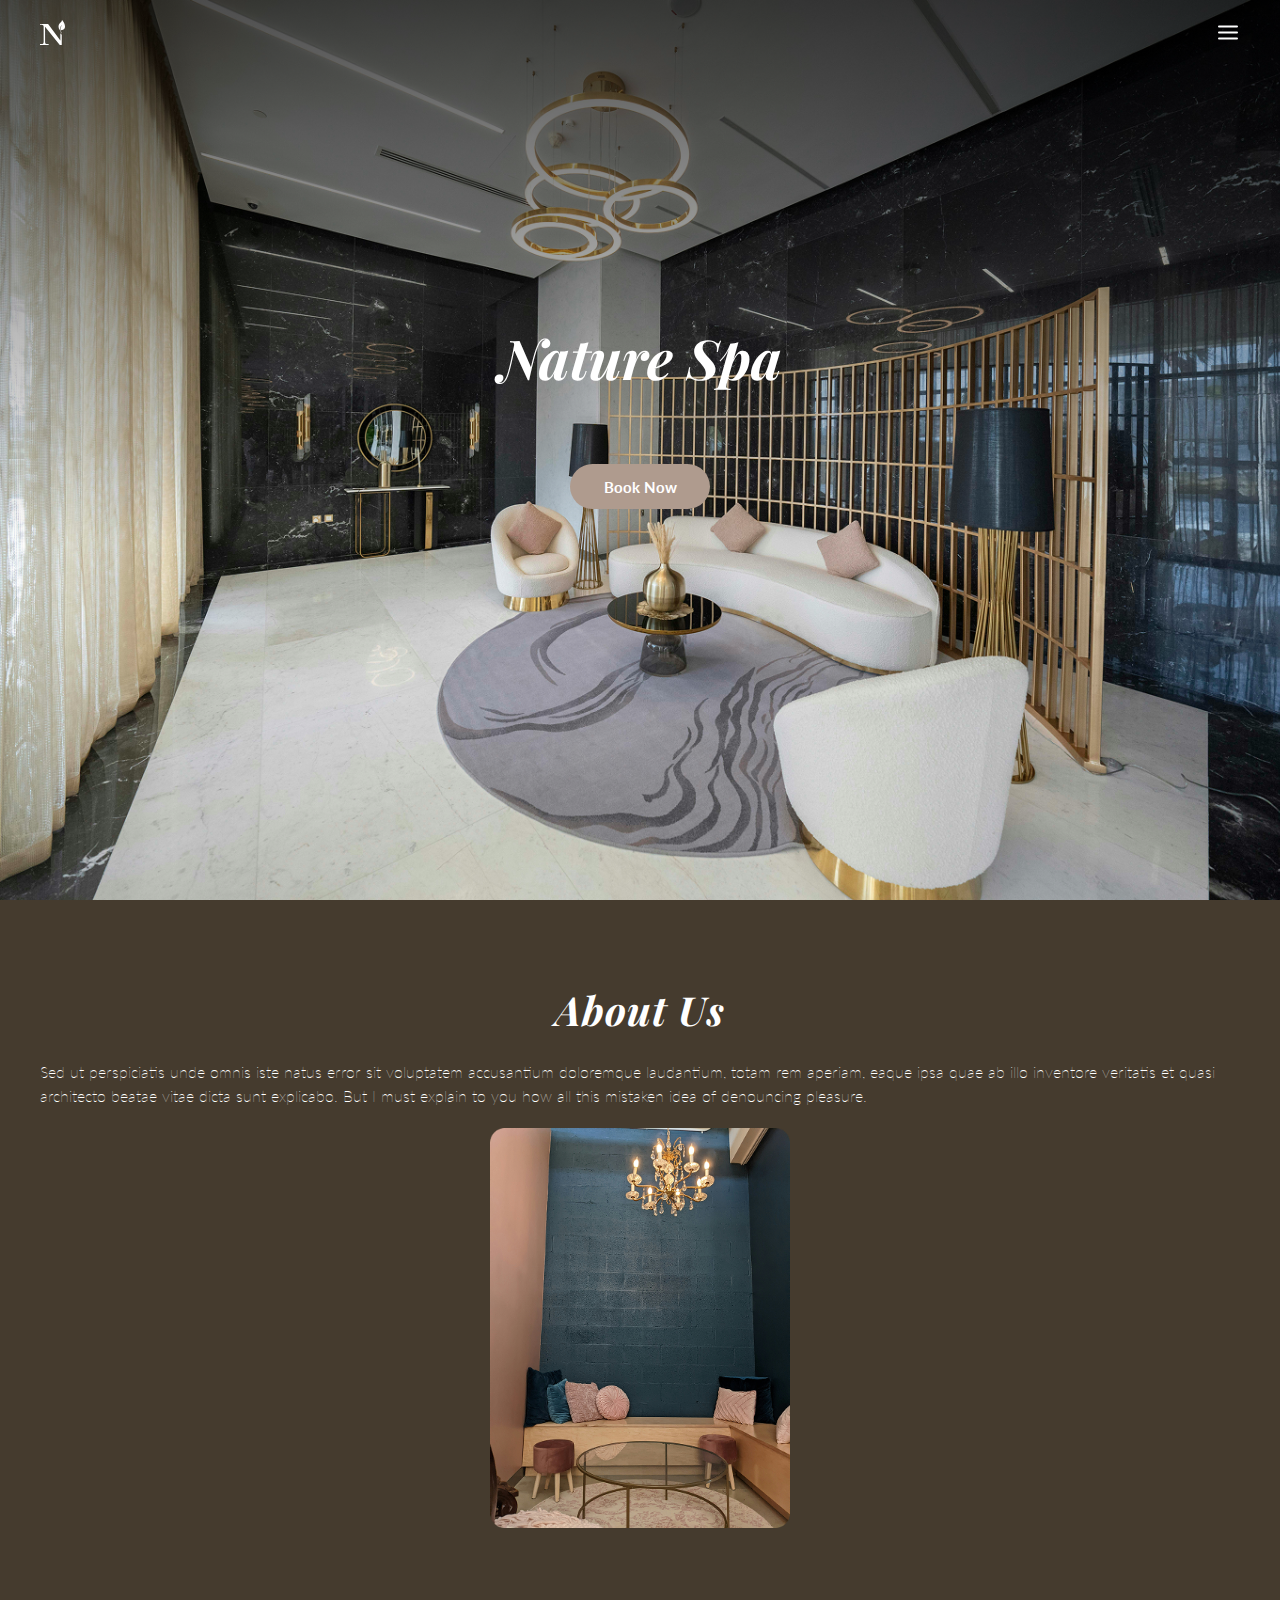
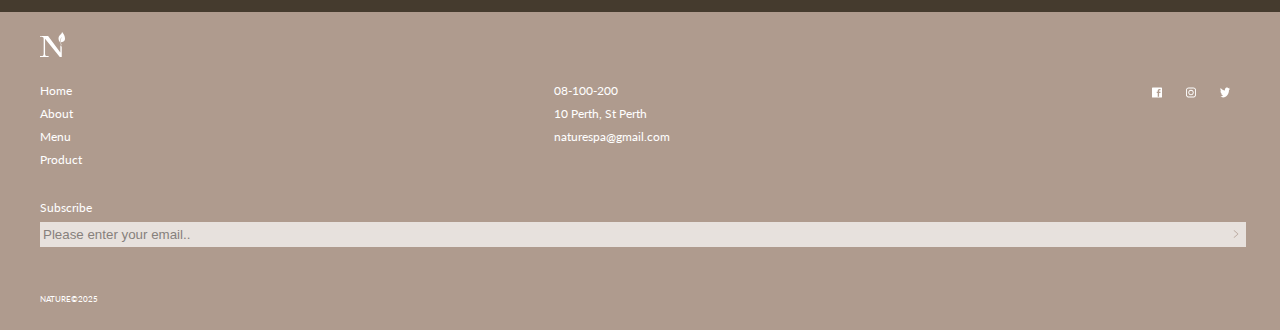
<file: about.html>
<!DOCTYPE html>
<html lang="en">
  <head>
    <meta charset="UTF-8" />
    <meta name="viewport" content="width=device-width, initial-scale=1.0" />
    <link rel="stylesheet" href="src/style.css" />
    <link rel="preconnect" href="https://fonts.googleapis.com" />
    <link rel="preconnect" href="https://fonts.gstatic.com" crossorigin />
    <link
      href="https://fonts.googleapis.com/css2?family=Playfair+Display:ital,wght@0,400..900;1,400..900&display=swap"
      rel="stylesheet"
    />
    <link rel="preconnect" href="https://fonts.googleapis.com" />
    <link rel="preconnect" href="https://fonts.gstatic.com" crossorigin />
    <link
      href="https://fonts.googleapis.com/css2?family=Lato:ital,wght@0,100;0,300;0,400;0,700;0,900;1,100;1,300;1,400;1,700;1,900&display=swap"
      rel="stylesheet"
    />
    <title>About</title>
  </head>
  <body>
    <header>
      <div class="container">
        <div class="navbar">
          <img src="images/logo.svg" class="logo" />
          <img
            src="images/menu.svg"
            class="hamburger"
            id="open-page"
            alt="menu"
          />
        </div>
      </div>
    </header>

    <section class="menu-body" id="new-page">
      <div class="cross-container">
        <img src="images/cross.svg" class="cross" id="close-page" alt="close" />
      </div>

      <div class="menu-content">
        <button>Home</button>
        <button>About</button>
        <button>Menu</button>
        <button>Product</button>
      </div>
    </section>

    <div class="hero">
      <div class="img-overlay"></div>
      <img
        src="images/about-main-bg.png"
        class="about-main-bg"
        alt="about-bg"
      />
      <div class="content">
        <h1>Nature Spa</h1>
        <button>Book Now</button>
      </div>
    </div>

    <section>
      <div class="container">
        <div class="about-us">
          <h2>About Us</h2>
          <p>
            Sed ut perspiciatis unde omnis iste natus error sit voluptatem
            accusantium doloremque laudantium, totam rem aperiam, eaque ipsa
            quae ab illo inventore veritatis et quasi architecto beatae vitae
            dicta sunt explicabo. But I must explain to you how all this
            mistaken idea of denouncing pleasure.
          </p>
          <img src="images/about-us.png" class="about-us-img" />
        </div>
      </div>
    </section>

    <footer>
      <div class="container">
        <img src="images/logo.svg" class="footer-logo" />
        <div class="footer-information">
          <div>
            <p>Home</p>
            <p>About</p>
            <p>Menu</p>
            <p>Product</p>
          </div>

          <div>
            <p>08-100-200</p>
            <p>10 Perth, St Perth</p>
            <p>naturespa@gmail.com</p>
          </div>

          <div class="icons">
            <a href="https://www.facebook.com"
              ><img src="images/facebook.svg" class="icon"
            /></a>
            <a href="https://www.instagram.com"
              ><img src="images/instagram.svg" class="icon"
            /></a>
            <a href="https://x.com"><img src="images/x.svg" class="icon" /></a>
          </div>
        </div>
        <div class="subscribe-email">
          <div class="subscribe">
            <p>Subscribe</p>

            <form class="email-input">
              <input
                type="email"
                placeholder="Please enter your email.."
                class="email"
                id="email-input"
                required
              />
              <button>
                <img src="images/arrow.svg" class="arrow" id="arrow" />
              </button>
            </form>
          </div>
        </div>

        <p class="copyright">NATURE©2025</p>
      </div>
    </footer>
    <script src="src/index.js" defer></script>
  </body>
</html>
</file>
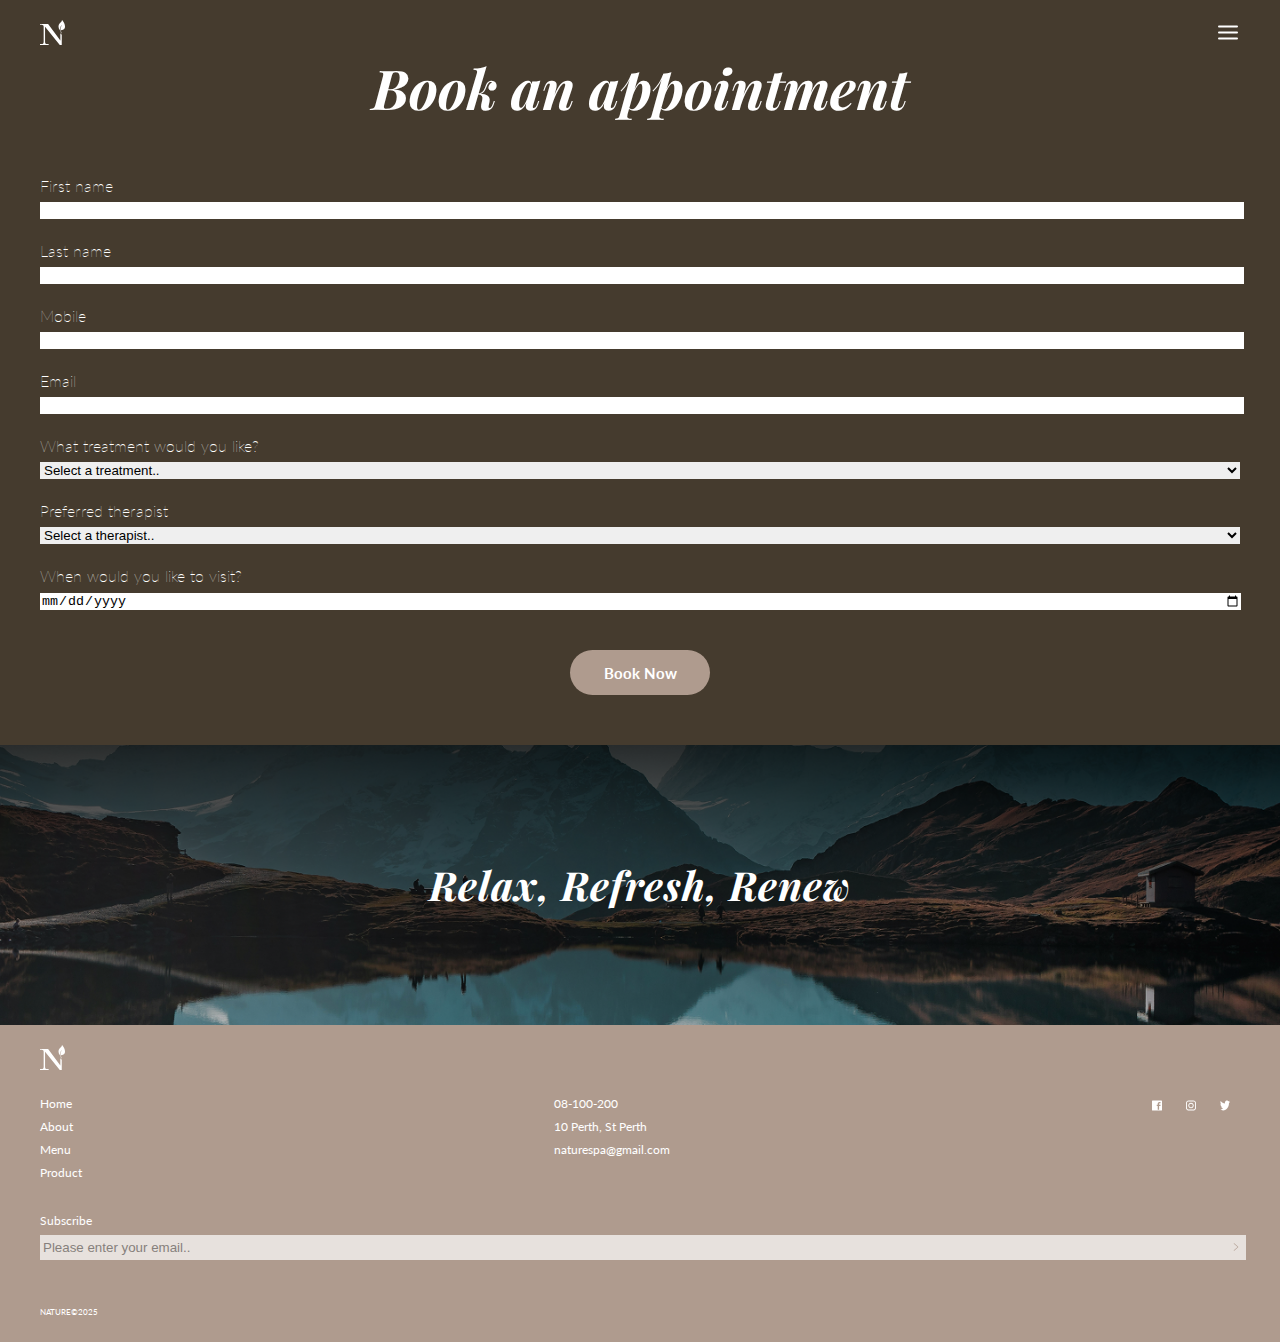
<file: booking.html>
<!DOCTYPE html>
<html lang="en">
  <head>
    <meta charset="UTF-8" />
    <meta name="viewport" content="width=device-width, initial-scale=1.0" />
    <link rel="stylesheet" href="src/style.css" />
    <link rel="preconnect" href="https://fonts.googleapis.com" />
    <link rel="preconnect" href="https://fonts.gstatic.com" crossorigin />
    <link
      href="https://fonts.googleapis.com/css2?family=Playfair+Display:ital,wght@0,400..900;1,400..900&display=swap"
      rel="stylesheet"
    />
    <link rel="preconnect" href="https://fonts.googleapis.com" />
    <link rel="preconnect" href="https://fonts.gstatic.com" crossorigin />
    <link
      href="https://fonts.googleapis.com/css2?family=Lato:ital,wght@0,100;0,300;0,400;0,700;0,900;1,100;1,300;1,400;1,700;1,900&display=swap"
      rel="stylesheet"
    />
    <title>Booking</title>
  </head>
  <body>
    <header>
      <div class="container">
        <div class="navbar">
          <img src="images/logo.svg" class="logo" />
          <img
            src="images/menu.svg"
            class="hamburger"
            id="open-page"
            alt="menu"
          />
        </div>
      </div>
    </header>

    <section class="menu-body" id="new-page">
      <div class="cross-container">
        <img src="images/cross.svg" class="cross" id="close-page" alt="close" />
      </div>

      <div class="menu-content">
        <button>Home</button>
        <button>About</button>
        <button>Menu</button>
        <button>Product</button>
      </div>
    </section>

    <section>
      <div class="container">
        <div class="content-menu">
          <h1>Book an appointment</h1>
          <form class="booking-form">
            <div class="information">
              <p>First name</p>
              <input type="text" class="information-input" />
            </div>
            <div class="information">
              <p>Last name</p>
              <input type="text" class="information-input" />
            </div>
            <div class="information">
              <p>Mobile</p>
              <input type="tel" class="information-input" />
            </div>
            <div class="information">
              <p>Email</p>
              <input type="email" class="information-input" />
            </div>
            <div class="information">
              <p>What treatment would you like?</p>

              <select class="information-input">
                <option value="">Select a treatment..</option>
                <option value="relaxation">
                  Full Body Relaxation Massage - 60min ($140)
                </option>
                <option value="deep">
                  Full Body Deep Tissue Massage - 60min ($140)
                </option>
                <option value="pregnancy">
                  Full Body Pregnancy Massage - 75min ($170)
                </option>
                <option value="lymphatic">
                  Lymphatic Drainage Massage - 60min ($180)
                </option>
                <option value="Scrub">Body Scrub - 60min ($120)</option>
                <option value="Detox">
                  Body Detox and Wrap - 120min ($280)
                </option>
                <option value="Mask">Full Body Mask- 150min ($320)</option>
                <option value="Head-toe">
                  Head to Toe Massage- 120min ($210)
                </option>

                <option value="Calm">Calm Facial- 60min ($210)</option>
                <option value="Rejuvinate">
                  Rejuvinate Facial - 60min ($210)
                </option>
                <option value="Refresh">Refresh Facial- 60min ($210)</option>
                <option value="LED">LED Light Therapy - 30min ($120)</option>
                <option value="F-scrub">Facial Scrub- 30min ($120)</option>
                <option value="F-mask">
                  Facial Scrub and Mask- 60min ($320)
                </option>
                <option value="Microdermabrasion">
                  Hydro Microdermabrasion Facial - 60min ($210)
                </option>
                <option value="Peeling">Facial Peeling- 60min ($240)</option>
              </select>
            </div>

            <div class="information">
              <p>Preferred therapist</p>
              <select class="information-input">
                <option value="">Select a therapist..</option>
                <option value="any">Any therapist</option>
                <option value="sarah">Sarah</option>
                <option value="michael">Amy</option>
                <option value="michael">Chloe</option>
                <option value="michael">Michael</option>
                <option value="emma">Emma</option>
              </select>
            </div>

            <div class="information">
              <p>When would you like to visit?</p>
              <div class="information-form">
                <input
                  type="date"
                  class="information-input"
                  placeholder="Select a date.."
                />
              </div>
            </div>

            <button type="submit" class="booking-button">Book Now</button>
          </form>
        </div>
      </div>
    </section>

    <section class="enjoy">
      <div class="container">
        <img src="images/relax-refresh-renew.png" id="enjoy-bg" />
        <div class="rrr-overlay"></div>
        <h2 class="rrr-content">Relax, Refresh, Renew</h2>
      </div>
    </section>

    <footer>
      <div class="container">
        <img src="images/logo.svg" class="footer-logo" />
        <div class="footer-information">
          <div>
            <p>Home</p>
            <p>About</p>
            <p>Menu</p>
            <p>Product</p>
          </div>

          <div>
            <p>08-100-200</p>
            <p>10 Perth, St Perth</p>
            <p>naturespa@gmail.com</p>
          </div>

          <div class="icons">
            <a href="https://www.facebook.com"
              ><img src="images/facebook.svg" class="icon"
            /></a>
            <a href="https://www.instagram.com"
              ><img src="images/instagram.svg" class="icon"
            /></a>
            <a href="https://x.com"><img src="images/x.svg" class="icon" /></a>
          </div>
        </div>
        <div class="subscribe-email">
          <div class="subscribe">
            <p>Subscribe</p>

            <form class="email-input">
              <input
                type="email"
                placeholder="Please enter your email.."
                class="email"
                id="email-input"
                required
              />
              <button>
                <img src="images/arrow.svg" class="arrow" id="arrow" />
              </button>
            </form>
          </div>
        </div>

        <p class="copyright">NATURE©2025</p>
      </div>
    </footer>
    <script src="src/index.js" defer></script>
  </body>
</html>
</file>
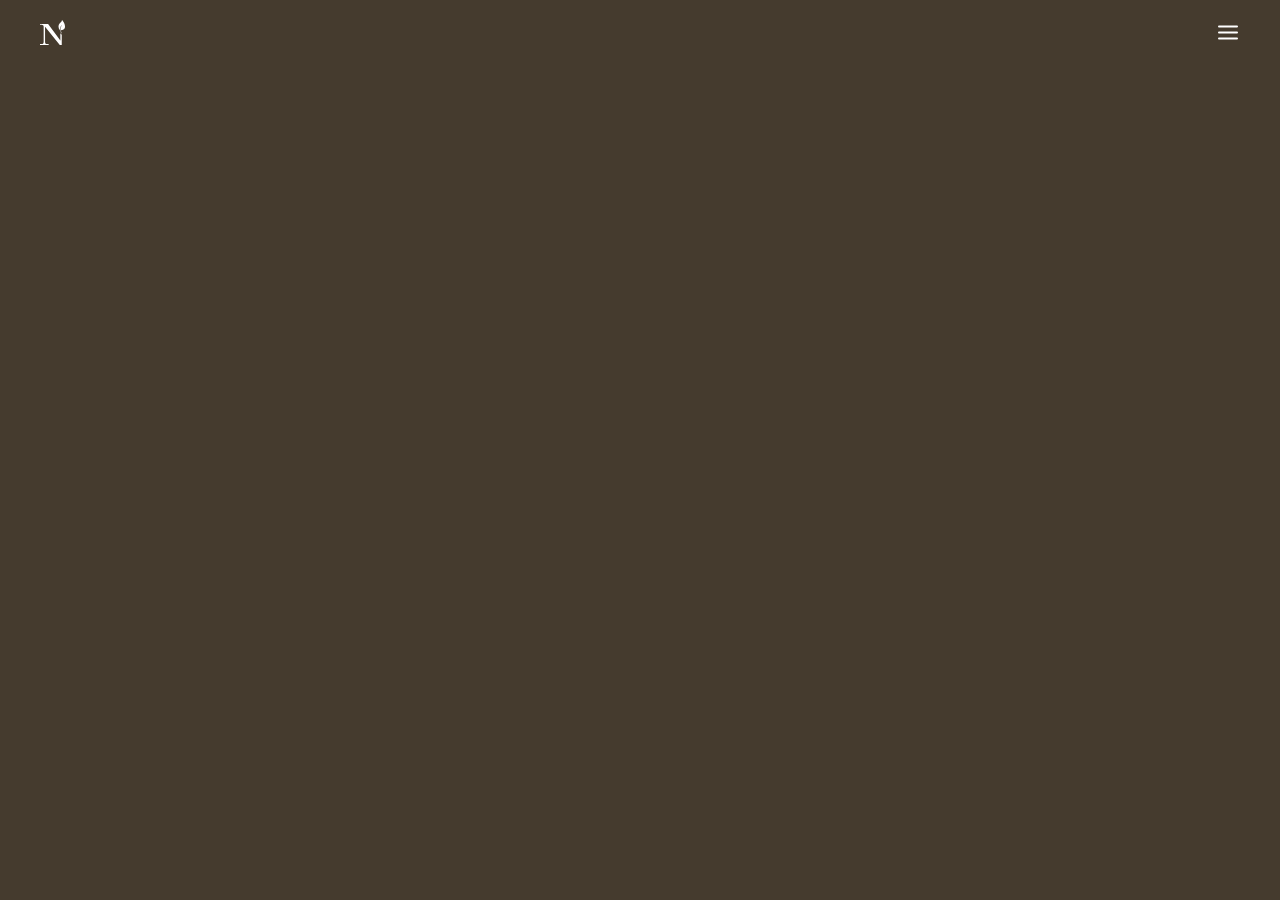
<file: header.html>
<!DOCTYPE html>
<html lang="en">
  <head>
    <meta charset="UTF-8" />
    <meta name="viewport" content="width=device-width, initial-scale=1.0" />
    <link rel="stylesheet" href="src/style.css" />
    <link rel="preconnect" href="https://fonts.googleapis.com" />
    <link rel="preconnect" href="https://fonts.gstatic.com" crossorigin />
    <link
      href="https://fonts.googleapis.com/css2?family=Playfair+Display:ital,wght@0,400..900;1,400..900&display=swap"
      rel="stylesheet"
    />
    <link rel="preconnect" href="https://fonts.googleapis.com" />
    <link rel="preconnect" href="https://fonts.gstatic.com" crossorigin />
    <link
      href="https://fonts.googleapis.com/css2?family=Lato:ital,wght@0,100;0,300;0,400;0,700;0,900;1,100;1,300;1,400;1,700;1,900&display=swap"
      rel="stylesheet"
    />
    <title>Header</title>
  </head>
  <body>
    <header>
      <div class="container">
        <div class="navbar">
          <img src="images/logo.svg" class="logo" />
          <img
            src="images/menu.svg"
            class="hamburger"
            id="open-page"
            alt="menu"
          />
        </div>
      </div>
    </header>

    <section class="menu-body" id="new-page">
      <div class="cross-container">
        <img src="images/cross.svg" class="cross" id="close-page" alt="close" />
      </div>

      <div class="menu-content">
        <button>Home</button>
        <button>About</button>
        <button>Menu</button>
        <button>Product</button>
      </div>
    </section>

    <script src="src/index.js" defer></script>
  </body>
</html>
</file>
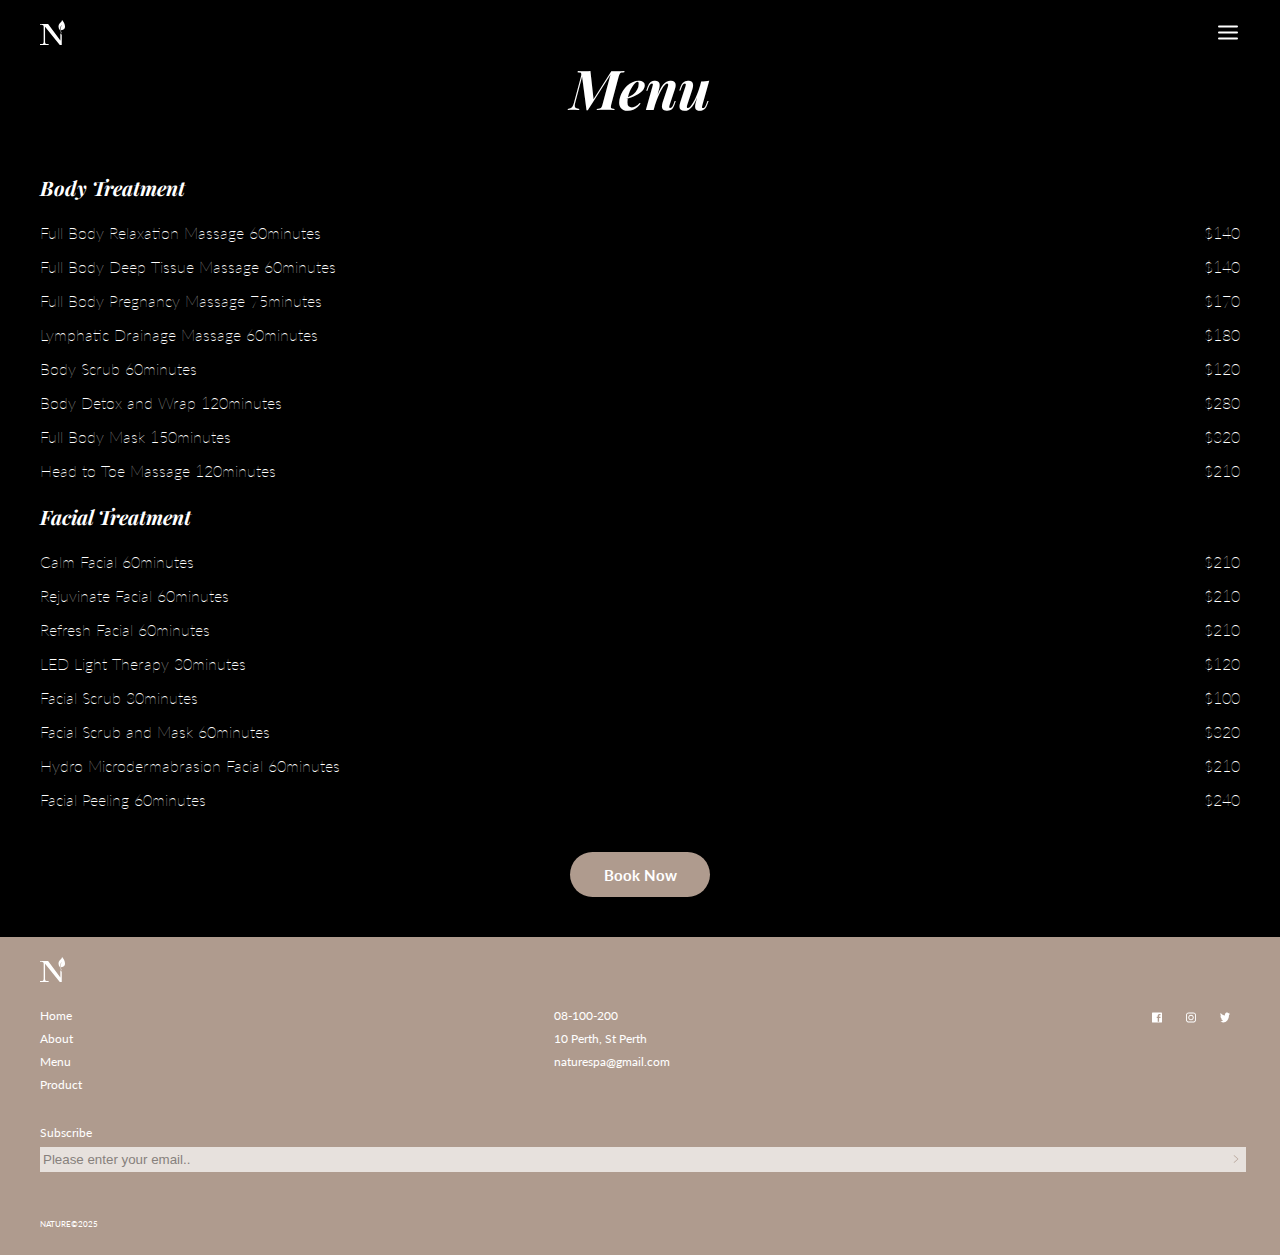
<file: menu.html>
<!DOCTYPE html>
<html lang="en">
  <head>
    <meta charset="UTF-8" />
    <meta name="viewport" content="width=device-width, initial-scale=1.0" />
    <link rel="stylesheet" href="src/style.css" />
    <link rel="preconnect" href="https://fonts.googleapis.com" />
    <link rel="preconnect" href="https://fonts.gstatic.com" crossorigin />
    <link
      href="https://fonts.googleapis.com/css2?family=Playfair+Display:ital,wght@0,400..900;1,400..900&display=swap"
      rel="stylesheet"
    />
    <link rel="preconnect" href="https://fonts.googleapis.com" />
    <link rel="preconnect" href="https://fonts.gstatic.com" crossorigin />
    <link
      href="https://fonts.googleapis.com/css2?family=Lato:ital,wght@0,100;0,300;0,400;0,700;0,900;1,100;1,300;1,400;1,700;1,900&display=swap"
      rel="stylesheet"
    />
    <title>Menu</title>
  </head>
  <body>
    <div class="menu-bg">
      <header>
        <div class="container">
          <div class="navbar">
            <img src="images/logo.svg" class="logo" />
            <img
              src="images/menu.svg"
              class="hamburger"
              id="open-page"
              alt="menu"
            />
          </div>
        </div>
      </header>

      <section class="menu-body" id="new-page">
        <div class="cross-container">
          <img
            src="images/cross.svg"
            class="cross"
            id="close-page"
            alt="close"
          />
        </div>

        <div class="menu-content">
          <button>Home</button>
          <button>About</button>
          <button>Menu</button>
          <button>Product</button>
        </div>
      </section>

      <div class="hero-menu">
        <div class="content-menu">
          <h1>Menu</h1>
          <div class="container">
            <div class="body-menu">
              <h3>Body Treatment</h3>
              <div class="service">
                <span>Full Body Relaxation Massage 60minutes</span>
                <span>$140</span>
              </div>
              <div class="service">
                <span>Full Body Deep Tissue Massage 60minutes</span>
                <span>$140</span>
              </div>
              <div class="service">
                <span>Full Body Pregnancy Massage 75minutes</span>
                <span>$170</span>
              </div>
              <div class="service">
                <span>Lymphatic Drainage Massage 60minutes</span>
                <span>$180</span>
              </div>
              <div class="service">
                <span>Body Scrub 60minutes</span>
                <span>$120</span>
              </div>
              <div class="service">
                <span>Body Detox and Wrap 120minutes</span>
                <span>$280</span>
              </div>
              <div class="service">
                <span>Full Body Mask 150minutes</span>
                <span>$320</span>
              </div>
              <div class="service">
                <span>Head to Toe Massage 120minutes</span>
                <span>$210</span>
              </div>
            </div>

            <div class="body-menu">
              <h3>Facial Treatment</h3>
              <div class="service">
                <span>Calm Facial 60minutes</span>
                <span>$210</span>
              </div>
              <div class="service">
                <span>Rejuvinate Facial 60minutes</span>
                <span>$210</span>
              </div>
              <div class="service">
                <span>Refresh Facial 60minutes</span>
                <span>$210</span>
              </div>
              <div class="service">
                <span>LED Light Therapy 30minutes</span>
                <span>$120</span>
              </div>
              <div class="service">
                <span>Facial Scrub 30minutes</span>
                <span>$100</span>
              </div>
              <div class="service">
                <span>Facial Scrub and Mask 60minutes</span>
                <span>$320</span>
              </div>
              <div class="service">
                <span>Hydro Microdermabrasion Facial 60minutes</span>
                <span>$210</span>
              </div>
              <div class="service">
                <span>Facial Peeling 60minutes</span>
                <span>$240</span>
              </div>
            </div>
          </div>

          <button>Book Now</button>
        </div>
      </div>
    </div>
    <footer>
      <div class="container">
        <img src="images/logo.svg" class="footer-logo" />
        <div class="footer-information">
          <div>
            <p>Home</p>
            <p>About</p>
            <p>Menu</p>
            <p>Product</p>
          </div>

          <div>
            <p>08-100-200</p>
            <p>10 Perth, St Perth</p>
            <p>naturespa@gmail.com</p>
          </div>

          <div class="icons">
            <a href="https://www.facebook.com"
              ><img src="images/facebook.svg" class="icon"
            /></a>
            <a href="https://www.instagram.com"
              ><img src="images/instagram.svg" class="icon"
            /></a>
            <a href="https://x.com"><img src="images/x.svg" class="icon" /></a>
          </div>
        </div>
        <div class="subscribe-email">
          <div class="subscribe">
            <p>Subscribe</p>

            <form class="email-input">
              <input
                type="email"
                placeholder="Please enter your email.."
                class="email"
                id="email-input"
                required
              />
              <button>
                <img src="images/arrow.svg" class="arrow" id="arrow" />
              </button>
            </form>
          </div>
        </div>

        <p class="copyright">NATURE©2025</p>
      </div>
    </footer>
    <script src="src/index.js" defer></script>
  </body>
</html>
</file>
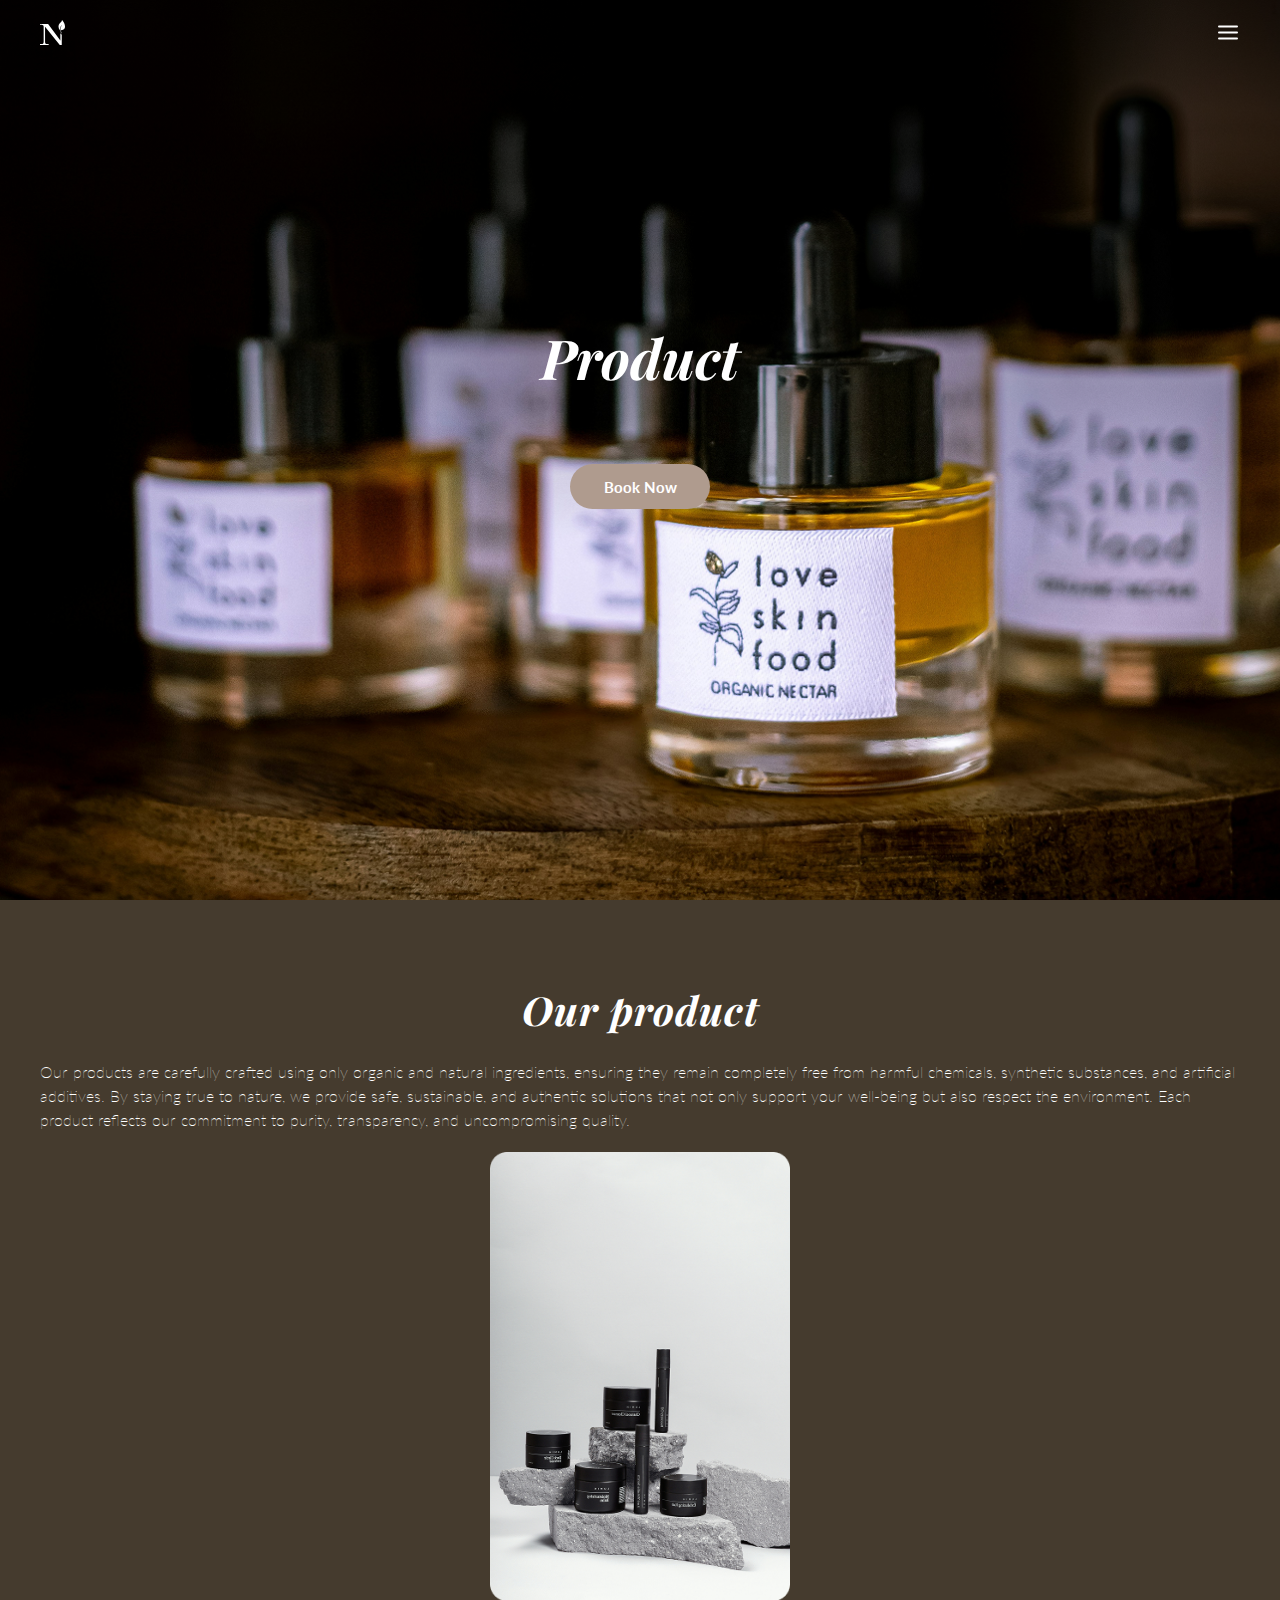
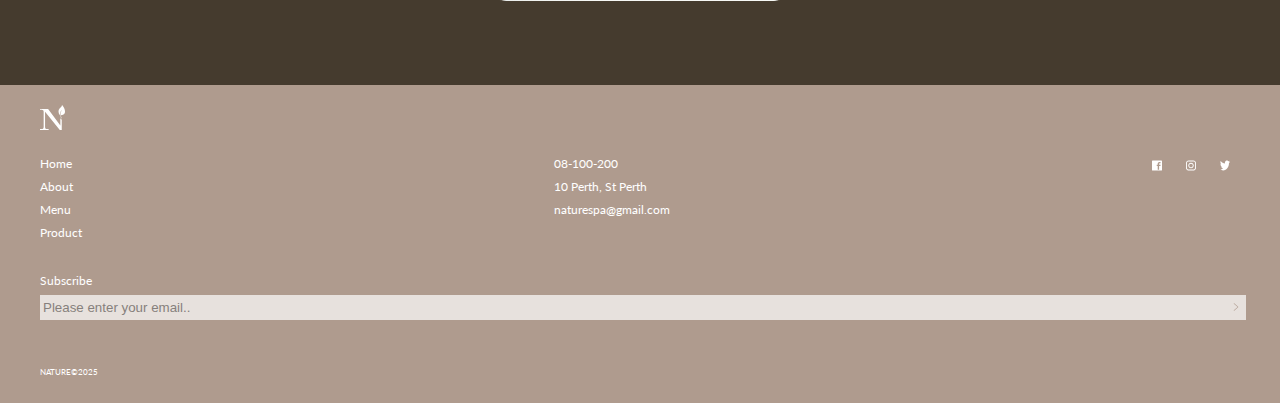
<file: product.html>
<!DOCTYPE html>
<html lang="en">
  <head>
    <meta charset="UTF-8" />
    <meta name="viewport" content="width=device-width, initial-scale=1.0" />
    <link rel="stylesheet" href="src/style.css" />
    <link rel="preconnect" href="https://fonts.googleapis.com" />
    <link rel="preconnect" href="https://fonts.gstatic.com" crossorigin />
    <link
      href="https://fonts.googleapis.com/css2?family=Playfair+Display:ital,wght@0,400..900;1,400..900&display=swap"
      rel="stylesheet"
    />
    <link rel="preconnect" href="https://fonts.googleapis.com" />
    <link rel="preconnect" href="https://fonts.gstatic.com" crossorigin />
    <link
      href="https://fonts.googleapis.com/css2?family=Lato:ital,wght@0,100;0,300;0,400;0,700;0,900;1,100;1,300;1,400;1,700;1,900&display=swap"
      rel="stylesheet"
    />
    <title>Product</title>
  </head>
  <body>
    <header>
      <div class="container">
        <div class="navbar">
          <img src="images/logo.svg" class="logo" />
          <img
            src="images/menu.svg"
            class="hamburger"
            id="open-page"
            alt="menu"
          />
        </div>
      </div>
    </header>

    <section class="menu-body" id="new-page">
      <div class="cross-container">
        <img src="images/cross.svg" class="cross" id="close-page" alt="close" />
      </div>

      <div class="menu-content">
        <button>Home</button>
        <button>About</button>
        <button>Menu</button>
        <button>Product</button>
      </div>
    </section>

    <div class="hero">
      <div class="img-overlay"></div>
      <img
        src="images/product-main-bg.png"
        class="about-main-bg"
        alt="about-bg"
      />
      <div class="content">
        <h1>Product</h1>
        <button>Book Now</button>
      </div>
    </div>

    <section>
      <div class="container">
        <div class="about-us">
          <h2>Our product</h2>
          <p>
            Our products are carefully crafted using only organic and natural
            ingredients, ensuring they remain completely free from harmful
            chemicals, synthetic substances, and artificial additives. By
            staying true to nature, we provide safe, sustainable, and authentic
            solutions that not only support your well-being but also respect the
            environment. Each product reflects our commitment to purity,
            transparency, and uncompromising quality.
          </p>
          <img src="images/product.png" class="about-us-img" />
        </div>
      </div>
    </section>

    <footer>
      <div class="container">
        <img src="images/logo.svg" class="footer-logo" />
        <div class="footer-information">
          <div>
            <p>Home</p>
            <p>About</p>
            <p>Menu</p>
            <p>Product</p>
          </div>

          <div>
            <p>08-100-200</p>
            <p>10 Perth, St Perth</p>
            <p>naturespa@gmail.com</p>
          </div>

          <div class="icons">
            <a href="https://www.facebook.com"
              ><img src="images/facebook.svg" class="icon"
            /></a>
            <a href="https://www.instagram.com"
              ><img src="images/instagram.svg" class="icon"
            /></a>
            <a href="https://x.com"><img src="images/x.svg" class="icon" /></a>
          </div>
        </div>
        <div class="subscribe-email">
          <div class="subscribe">
            <p>Subscribe</p>

            <form class="email-input">
              <input
                type="email"
                placeholder="Please enter your email.."
                class="email"
                id="email-input"
                required
              />
              <button>
                <img src="images/arrow.svg" class="arrow" id="arrow" />
              </button>
            </form>
          </div>
        </div>

        <p class="copyright">NATURE©2025</p>
      </div>
    </footer>
    <script src="src/index.js" defer></script>
  </body>
</html>
</file>
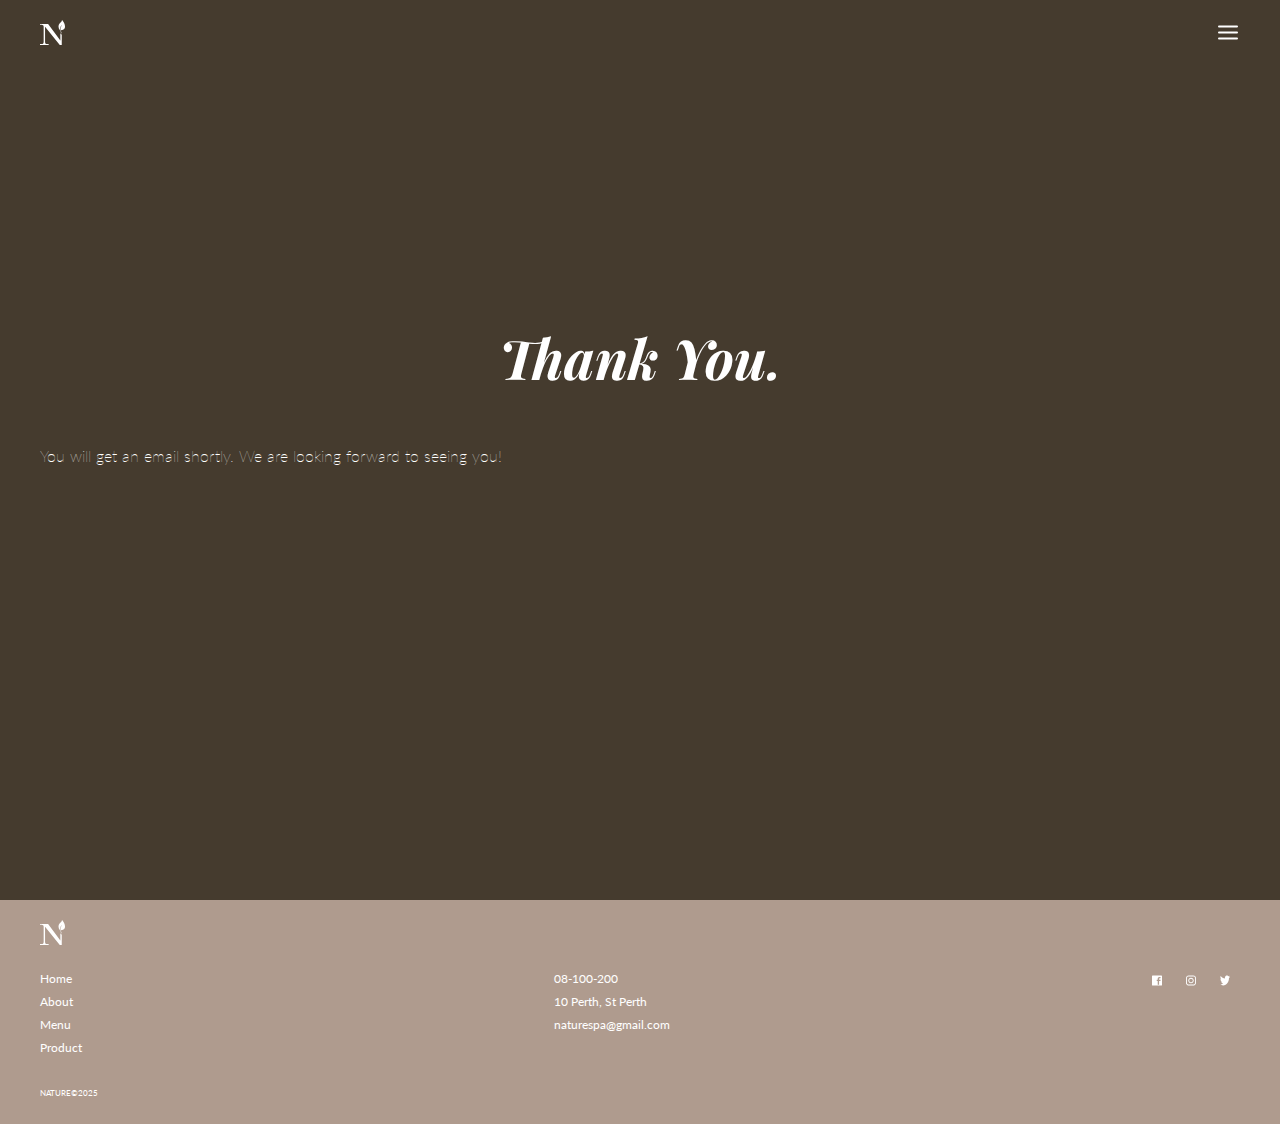
<file: thankyou-booking.html>
<!DOCTYPE html>
<html lang="en">
  <head>
    <meta charset="UTF-8" />
    <meta name="viewport" content="width=device-width, initial-scale=1.0" />
    <link rel="stylesheet" href="src/style.css" />
    <link rel="preconnect" href="https://fonts.googleapis.com" />
    <link rel="preconnect" href="https://fonts.gstatic.com" crossorigin />
    <link
      href="https://fonts.googleapis.com/css2?family=Playfair+Display:ital,wght@0,400..900;1,400..900&display=swap"
      rel="stylesheet"
    />
    <link rel="preconnect" href="https://fonts.googleapis.com" />
    <link rel="preconnect" href="https://fonts.gstatic.com" crossorigin />
    <link
      href="https://fonts.googleapis.com/css2?family=Lato:ital,wght@0,100;0,300;0,400;0,700;0,900;1,100;1,300;1,400;1,700;1,900&display=swap"
      rel="stylesheet"
    />
    <title>Thank you - subscribe</title>
  </head>
  <body>
    <header>
      <div class="container">
        <div class="navbar">
          <img src="images/logo.svg" class="logo" />
          <img
            src="images/menu.svg"
            class="hamburger"
            id="open-page"
            alt="menu"
          />
        </div>
      </div>
    </header>

    <section class="menu-body" id="new-page">
      <div class="cross-container">
        <img src="images/cross.svg" class="cross" id="close-page" alt="close" />
      </div>

      <div class="menu-content">
        <button>Home</button>
        <button>About</button>
        <button>Menu</button>
        <button>Product</button>
      </div>
    </section>

    <div class="hero">
      <div class="container">
        <div class="content">
          <h1>Thank You.</h1>
          <p>
            You will get an email shortly. We are looking forward to seeing you!
          </p>
        </div>
      </div>
    </div>

    <footer>
      <div class="container">
        <img src="images/logo.svg" class="footer-logo" />
        <div class="footer-information">
          <div>
            <p>Home</p>
            <p>About</p>
            <p>Menu</p>
            <p>Product</p>
          </div>

          <div>
            <p>08-100-200</p>
            <p>10 Perth, St Perth</p>
            <p>naturespa@gmail.com</p>
          </div>

          <div class="icons">
            <a href="https://www.facebook.com"
              ><img src="images/facebook.svg" class="icon"
            /></a>
            <a href="https://www.instagram.com"
              ><img src="images/instagram.svg" class="icon"
            /></a>
            <a href="https://x.com"><img src="images/x.svg" class="icon" /></a>
          </div>
        </div>

        <p class="copyright">NATURE©2025</p>
      </div>
    </footer>
    <script src="src/index.js" defer></script>
  </body>
</html>
</file>
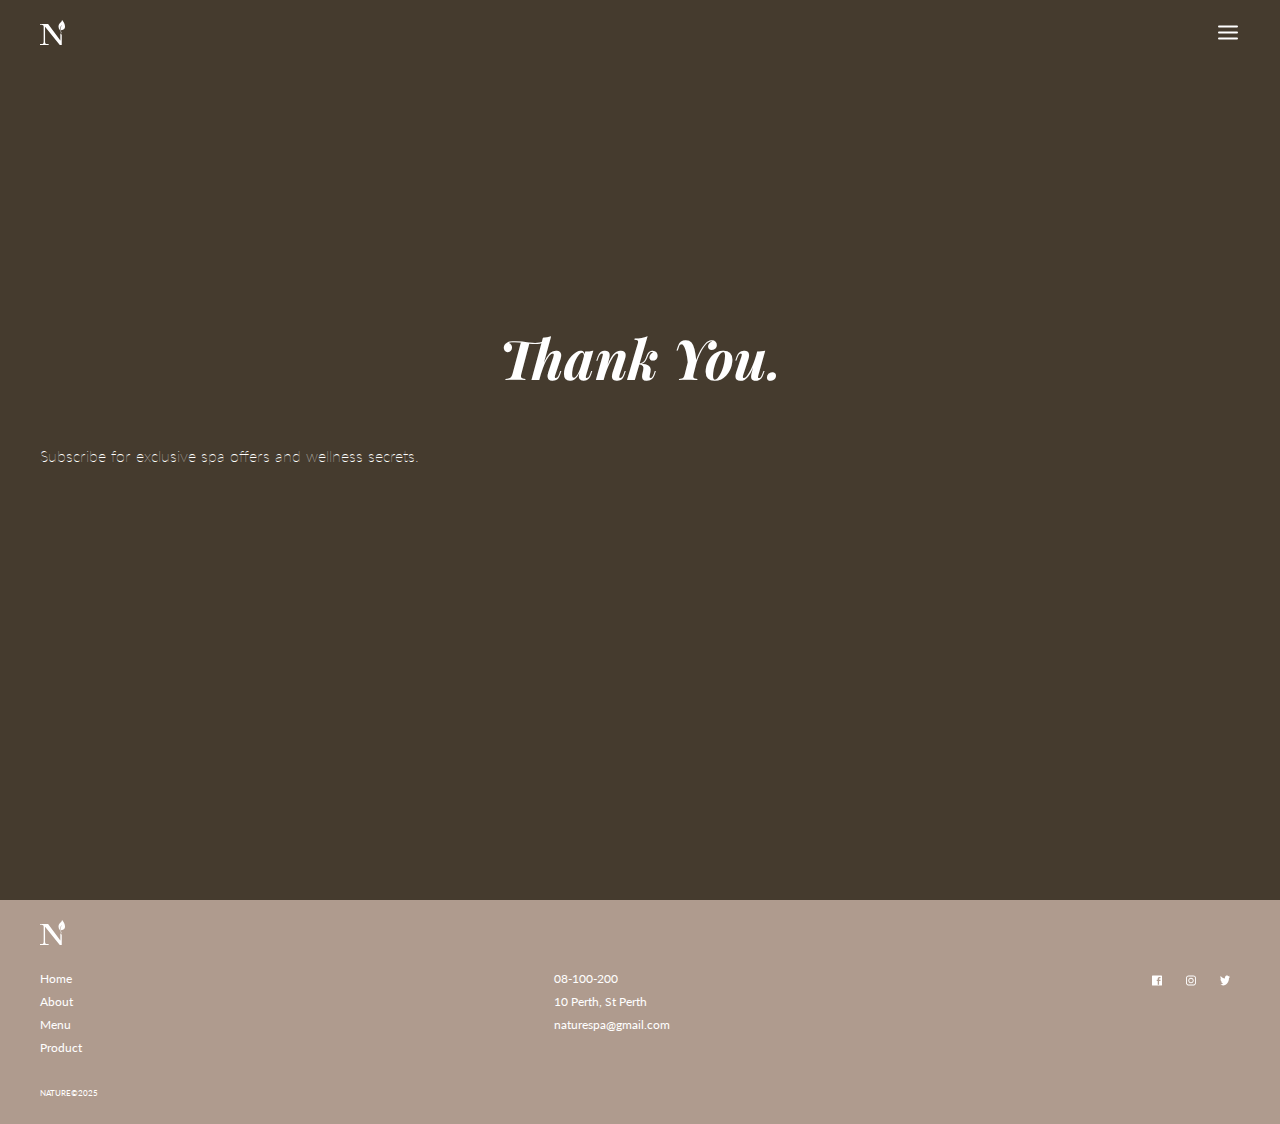
<file: thankyou-subscribe.html>
<!DOCTYPE html>
<html lang="en">
  <head>
    <meta charset="UTF-8" />
    <meta name="viewport" content="width=device-width, initial-scale=1.0" />
    <link rel="stylesheet" href="src/style.css" />
    <link rel="preconnect" href="https://fonts.googleapis.com" />
    <link rel="preconnect" href="https://fonts.gstatic.com" crossorigin />
    <link
      href="https://fonts.googleapis.com/css2?family=Playfair+Display:ital,wght@0,400..900;1,400..900&display=swap"
      rel="stylesheet"
    />
    <link rel="preconnect" href="https://fonts.googleapis.com" />
    <link rel="preconnect" href="https://fonts.gstatic.com" crossorigin />
    <link
      href="https://fonts.googleapis.com/css2?family=Lato:ital,wght@0,100;0,300;0,400;0,700;0,900;1,100;1,300;1,400;1,700;1,900&display=swap"
      rel="stylesheet"
    />
    <title>Thank you - subscribe</title>
  </head>
  <body>
    <header>
      <div class="container">
        <div class="navbar">
          <img src="images/logo.svg" class="logo" />
          <img
            src="images/menu.svg"
            class="hamburger"
            id="open-page"
            alt="menu"
          />
        </div>
      </div>
    </header>

    <section class="menu-body" id="new-page">
      <div class="cross-container">
        <img src="images/cross.svg" class="cross" id="close-page" alt="close" />
      </div>

      <div class="menu-content">
        <button>Home</button>
        <button>About</button>
        <button>Menu</button>
        <button>Product</button>
      </div>
    </section>

    <div class="hero">
      <div class="container">
        <div class="content">
          <h1>Thank You.</h1>
          <p>Subscribe for exclusive spa offers and wellness secrets.</p>
        </div>
      </div>
    </div>

    <footer>
      <div class="container">
        <img src="images/logo.svg" class="footer-logo" />
        <div class="footer-information">
          <div>
            <p>Home</p>
            <p>About</p>
            <p>Menu</p>
            <p>Product</p>
          </div>

          <div>
            <p>08-100-200</p>
            <p>10 Perth, St Perth</p>
            <p>naturespa@gmail.com</p>
          </div>

          <div class="icons">
            <a href="https://www.facebook.com"
              ><img src="images/facebook.svg" class="icon"
            /></a>
            <a href="https://www.instagram.com"
              ><img src="images/instagram.svg" class="icon"
            /></a>
            <a href="https://x.com"><img src="images/x.svg" class="icon" /></a>
          </div>
        </div>

        <p class="copyright">NATURE©2025</p>
      </div>
    </footer>
    <script src="src/index.js" defer></script>
  </body>
</html>
</file>
<file: src/style.css>
body {
  background-color: #453b2e;
  font-family: "Playfair Display", serif;
  color: white;
  font-style: italic;
  font-weight: 400;
  text-align: center;
  margin: 0;
}

.container {
  max-width: 1200px;
  margin-left: auto;
  margin-right: auto;
  padding-left: 20px;
  padding-right: 20px;
  height: auto;
}

header {
  position: fixed;
  top: 0;
  width: 100%;
  z-index: 1000;
}

.hero {
  position: relative;
  height: 100dvh;
  overflow: hidden;
}
.hero-menu {
  position: relative;
  overflow: hidden;
  padding-bottom: 40px;
}

.body-menu {
  margin-top: 20px;
  margin-bottom: 20px;
}

#bg-video {
  position: absolute;
  top: 0;
  left: 50%;
  transform: translateX(-50%);
  height: 100%;
  z-index: 0;
}

.video-overlay {
  position: absolute;
  top: 0;
  left: 0;
  width: 100%;
  height: 100%;
  background: linear-gradient(
    to bottom,
    rgba(0, 0, 0, 0.9) 0%,
    transparent 60%
  );
  z-index: 1;
}

.about-main-bg {
  position: absolute;
  top: 0;
  left: 50%;
  transform: translateX(-50%);
  height: 100%;
  z-index: 0;
}

.img-overlay {
  position: absolute;
  top: 0;
  left: 0;
  width: 100%;
  height: 100%;
  background: linear-gradient(
    to bottom,
    rgba(0, 0, 0, 0.9) 0%,
    transparent 100%
  );
  z-index: 1;
}

.content {
  position: relative;
  z-index: 2;
  padding-top: 30vh;
}
.content-menu {
  position: relative;
  height: auto;
}

.navbar {
  display: flex;
  justify-content: space-between;
  padding-top: 20px;
  padding-bottom: 20px;
}

.hamburger {
  cursor: pointer;
}

.menu-body {
  position: fixed;
  top: 0;
  right: -100%;
  width: 100%;
  height: 780px;
  transition: right 0.5s ease-in-out;
  background: #917a6b;
  display: flex;
  flex-direction: column;
  z-index: 1000;
}
.menu-body.active {
  right: 0;
}

.cross-container {
  text-align: right;
}

.cross {
  color: white;
  width: 60px;
  height: 60px;
  cursor: pointer;
}

.menu-content button {
  background: none;
}

.menu-content button:hover {
  background: none;
  text-decoration: underline;
}

h1 {
  font-size: 55px;
  margin-top: 50px;
  margin-bottom: 50px;
}

button {
  font-family: "Lato", sans-serif;
  font-style: normal;
  font-weight: bold;
  width: 140px;
  height: 45px;
  font-size: 15px;
  border: 0;
  padding: 13px;
  border-radius: 100px;
  background: #af9b8e;
  color: white;
}

#second-page-bg {
  position: absolute;
  left: 0;
  padding-top: 95px;
  padding-left: 95px;
  z-index: 0;
}

.img-overlay {
  position: absolute;
  left: 0;
  width: 100%;
  height: 100%;
  background: linear-gradient(
    to bottom,
    rgba(0, 0, 0, 0.7) 0%,
    transparent 60%
  );
  z-index: 1;
}

.second-page-content {
  position: relative;
  z-index: 2;
  padding-top: 30px;
}
h2 {
  font-size: 40px;
  line-height: 1.5;
  letter-spacing: 1px;
  margin-top: 20px;
  margin-bottom: 20px;
}

h3 {
  display: flex;
  font-size: 20px;
}

.menu-content {
  display: flex;
  flex-direction: column;
  justify-content: center;
  align-items: center;
  padding-top: 40px;
  padding-bottom: 40px;
}
button {
  margin-top: 20px;
  transition: all 0.2s ease-in-out;
}
button:hover {
  background: #af9b8e;
  opacity: 0.8;
}

.second-page-words {
  display: flex;
  flex-direction: column;
  align-items: flex-start;
}

.container p,
.footer-menu,
.copyright {
  text-align: start;
}

p,
li {
  font-family: "Lato", sans-serif;
  font-style: normal;
  font-size: 16px;
  font-weight: lighter;
  line-height: 1.5;
  color: white;
}
p {
  margin-top: 20px;
  margin-bottom: 20px;
}

.service span {
  font-family: "Lato", sans-serif;
  font-style: normal;
  font-size: 16px;
  font-weight: lighter;
  line-height: 1.5;
  color: white;
}

.body-treatment {
  margin-top: 200px;
  color: #917a6b;
}
.facial-treatment {
  margin-top: 80px;
  margin-bottom: 80px;
  color: #917a6b;
}

.about-us {
  margin-top: 80px;
  margin-bottom: 80px;
  color: white;
}

.about-us-img {
  width: 300px;
  height: auto;
}

.menu-bg {
  background: black;
}

.service {
  display: flex;
  justify-content: space-between;
  margin-top: 10px;
}
ul {
  margin: 0;
  padding: 0;
}

li {
  padding: 5px;
  list-style: none;
  font-size: 12px;
}
.treatment-img {
  margin-bottom: 20px;
}

.enjoy {
  position: relative;
  width: 100%;
  display: flex;
  justify-content: center;
  align-items: center;
  margin-top: 50px;
}

#enjoy-bg {
  position: absolute;
  top: 50%;
  left: 50%;
  width: 100%;
  height: 100%;
  object-fit: cover;
  object-position: center;
  transform: translate(-50%, -50%);
  z-index: 0;
}

.enjoy-overlay {
  position: absolute;
  left: 0;
  width: 100%;
  height: 100%;
  background: linear-gradient(
    to bottom,
    rgba(0, 0, 0, 0.9) 0%,
    transparent 100%
  );
  z-index: 1;
}

.enjoy-content {
  position: relative;
  z-index: 2;
  padding: 10vh;
}
.rrr-content {
  position: relative;
  z-index: 2;
  padding: 10vh;
}
.information {
  margin-bottom: 20px;
}
.information-form {
  position: relative;
  width: 100%;
  margin-bottom: -20px;
}
.information p {
  margin: 0;
}
.information-input {
  width: 100%;
  border: none;
}

.arrow-down {
  position: absolute;
  right: 10px;
  top: 30%;
  transform: translateY(-50%);
  pointer-events: none;
}

.booking-button {
  margin-top: 40px;
}

footer {
  padding-top: 20px;
  padding-bottom: 20px;
  background: #af9b8e;
}

.footer-logo {
  display: flex;
}

.footer-information {
  display: flex;
  justify-content: space-between;
  padding: 20px 0;
}

footer li {
  display: flex;
  font-weight: normal;
}

.icon {
  padding: 0 10px;
  margin-top: 10px;
}

footer p {
  font-size: 12px;
  margin-top: 5px;
  margin-bottom: 5px;
  text-decoration: none;
  font-weight: normal;
}
.subscribe-email {
  display: flex;
}
.subscribe {
  width: 100%;
}
.email-input {
  position: relative;
  margin-bottom: 20px;
}

.email {
  width: 100%;
  border: none;
  padding: 5px 3px;
  opacity: 0.7;
}

.arrow {
  position: absolute;
  top: 8px;
  right: 0;
}

footer button {
  padding: 0;
  margin: 0;
  height: 0;
}
.copyright {
  font-size: 8px;
}

a {
  text-decoration: none;
}
</file>
